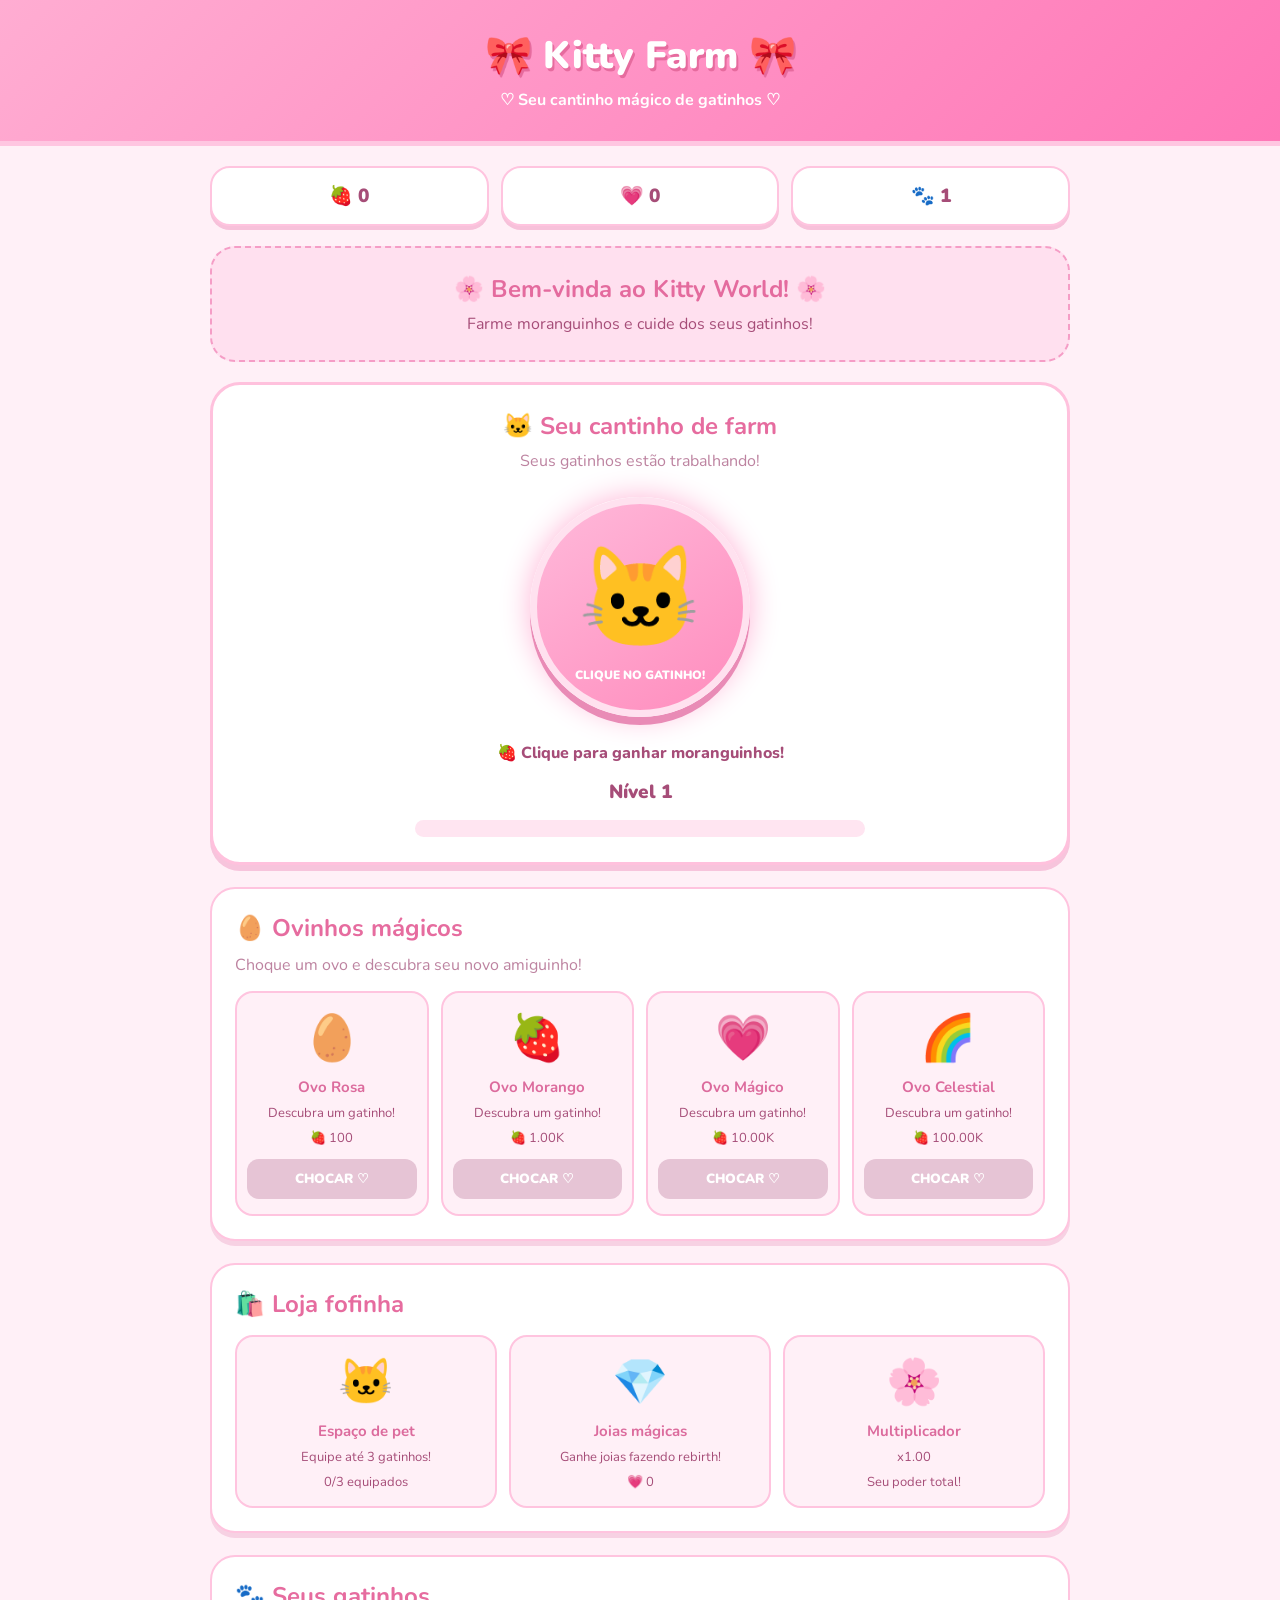
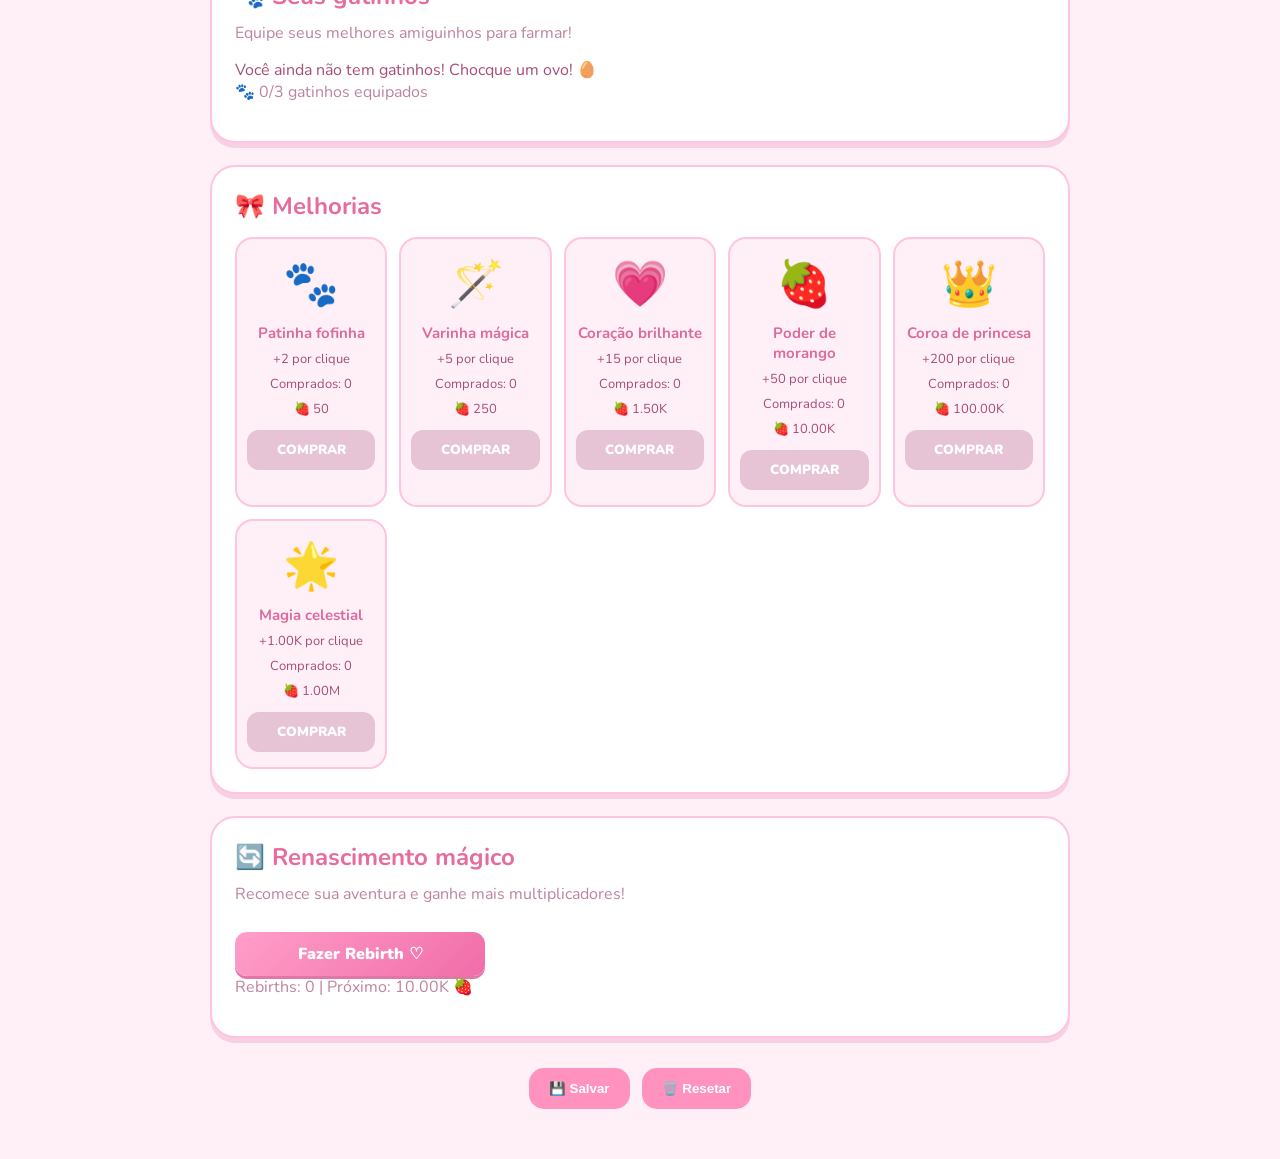
<file: index.html>
<!DOCTYPE html>
<html lang="pt-BR">
<head>
    <meta charset="UTF-8">
    <meta name="viewport" content="width=device-width, initial-scale=1.0">
    <title>Kitty Farm 🎀</title>
    <script>
        window.location.replace("./joguinho/");
    </script>
</head>
<body>
    <p>Abrindo Kitty Farm... 🐱</p>
    <a href="./joguinho/">Clique aqui se não abrir automaticamente.</a>
</body>
</html>
</file>
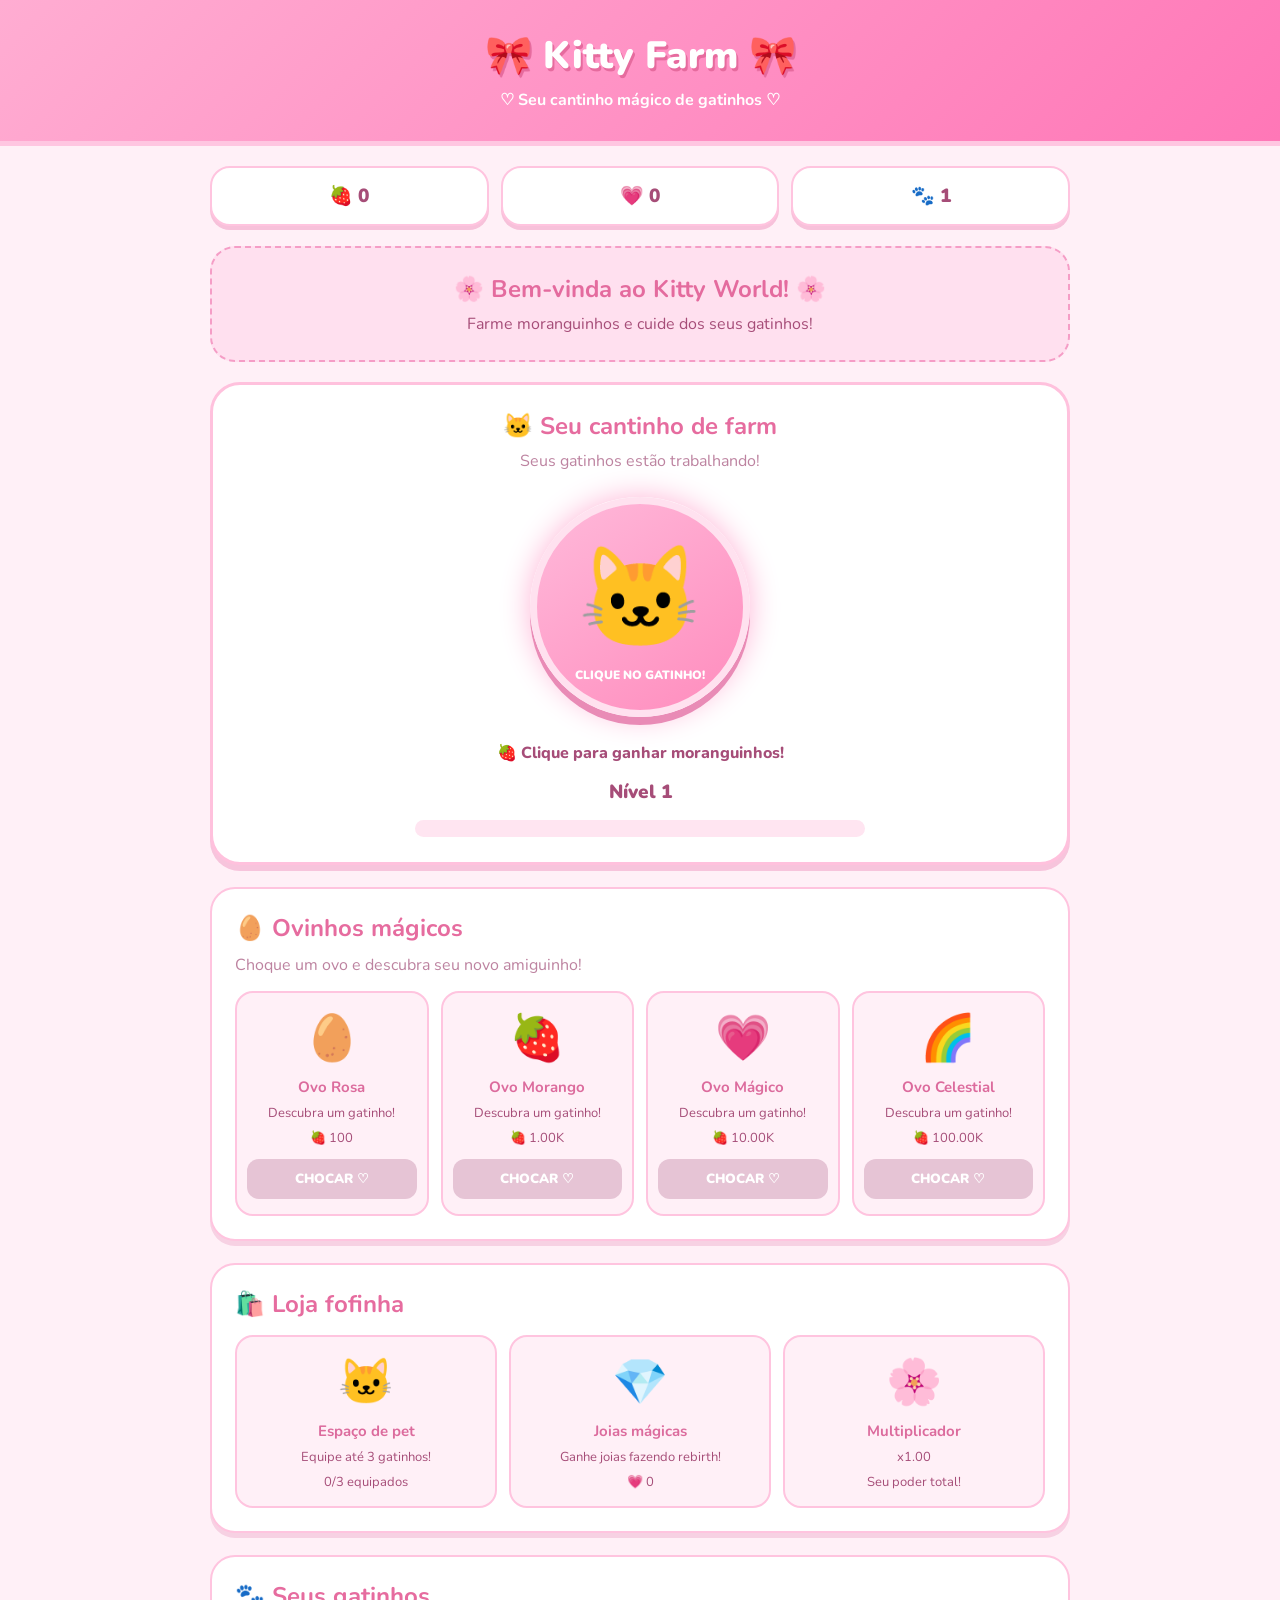
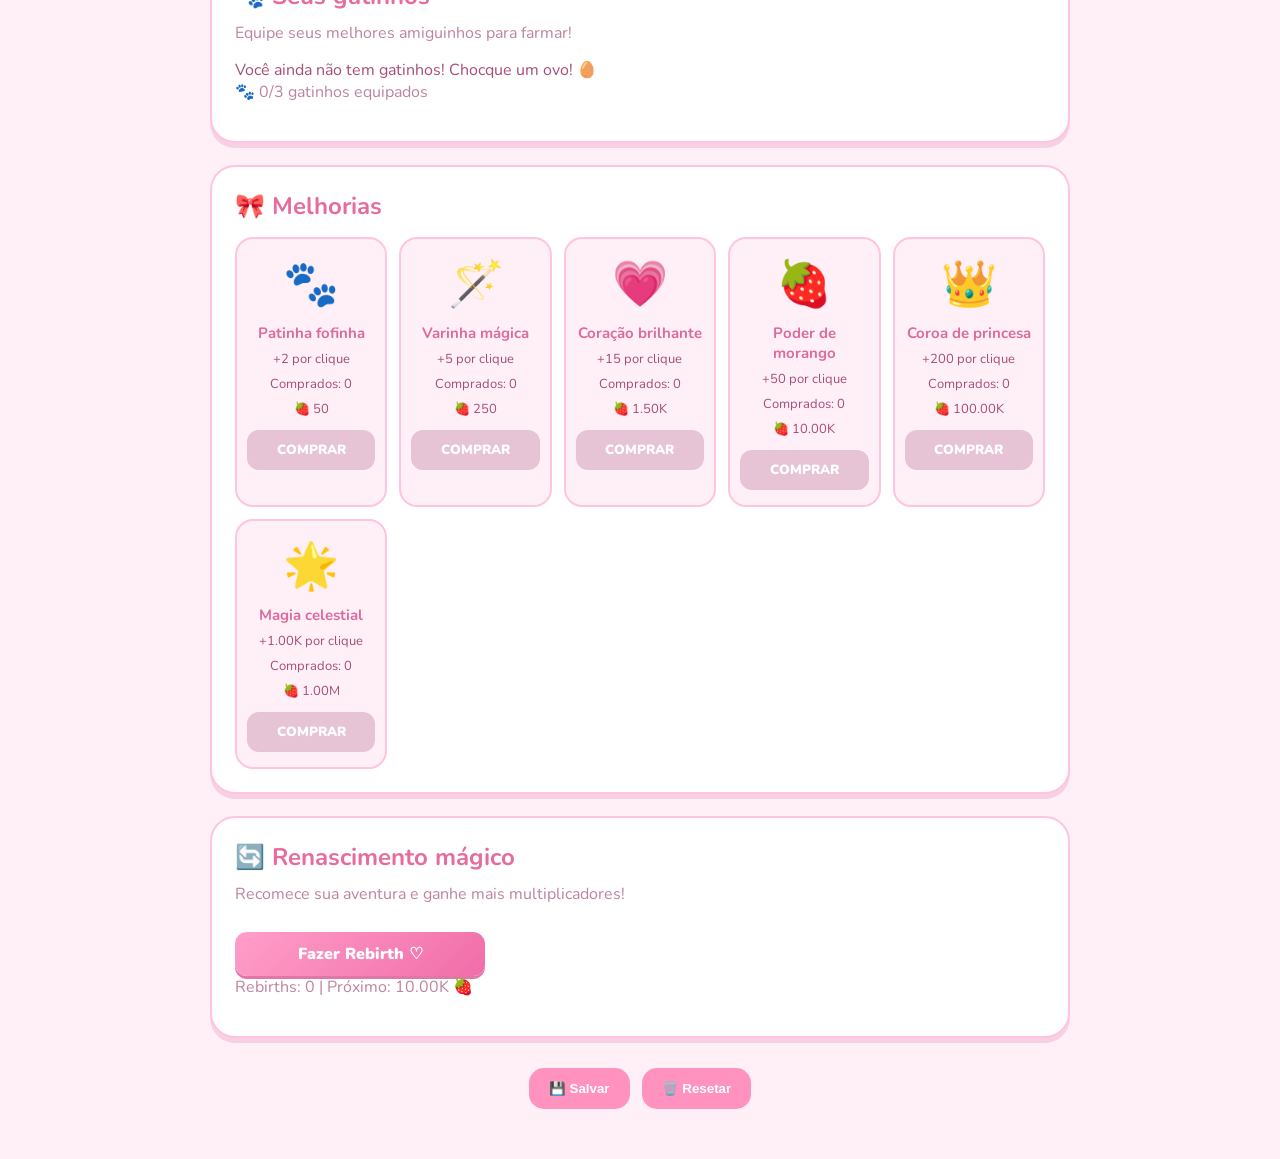
<file: joguinho/index.html>
<!DOCTYPE html>
<html lang="pt-BR">
<head>
    <meta charset="UTF-8">
    <meta name="viewport" content="width=device-width, initial-scale=1.0">
    <title>Kitty Farm Simulator ♡</title>
    <link rel="stylesheet" href="style.css">
</head>
<body>

<header>
    <div class="logo">🎀 Kitty Farm 🎀</div>
    <p>♡ Seu cantinho mágico de gatinhos ♡</p>
</header>

<main>

    <section class="wallet">
        <div>🍓 <span id="coins">0</span></div>
        <div>💗 <span id="gems">0</span></div>
        <div>🐾 <span id="power">1</span></div>
    </section>

    <section class="welcome">
        <h2>🌸 Bem-vinda ao Kitty World! 🌸</h2>
        <p>Farme moranguinhos e cuide dos seus gatinhos!</p>
    </section>

    <section class="farm">
        <div class="farm-title">
            <h2>🐱 Seu cantinho de farm</h2>
            <p>Seus gatinhos estão trabalhando!</p>
        </div>

        <div class="big-cat" id="clickButton">
            <span>🐱</span>
            <p>CLIQUE NO GATINHO!</p>
        </div>

        <p class="farm-info">🍓 Clique para ganhar moranguinhos!</p>

        <div class="level">
            Nível <span id="level">1</span>
        </div>

        <div class="progress">
            <div id="progressBar"></div>
        </div>
    </section>

    <section class="panel">
        <h2>🥚 Ovinhos mágicos</h2>
        <p>Choque um ovo e descubra seu novo amiguinho!</p>

        <div class="egg-container" id="eggs"></div>
    </section>

    <section class="panel">
        <h2>🛍️ Loja fofinha</h2>
        <div id="shop" class="shop-grid"></div>
    </section>

    <section class="panel">
        <h2>🐾 Seus gatinhos</h2>
        <p>Equipe seus melhores amiguinhos para farmar!</p>
        <div id="inventory" class="pet-grid"></div>
        <p id="equipInfo"></p>
    </section>

    <section class="panel">
        <h2>🎀 Melhorias</h2>
        <div id="upgrades" class="shop-grid"></div>
    </section>

    <section class="panel">
        <h2>🔄 Renascimento mágico</h2>
        <p>Recomece sua aventura e ganhe mais multiplicadores!</p>
        <button class="pink-button" id="rebirthButton">
            Fazer Rebirth ♡
        </button>
        <p id="rebirthInfo"></p>
    </section>

    <footer>
        <button onclick="saveGame()">💾 Salvar</button>
        <button onclick="resetGame()">🗑️ Resetar</button>
    </footer>

</main>

<div id="notification"></div>

<script src="script.js"></script>
</body>
</html>
</file>
<file: joguinho/style.css>
@import url('https://fonts.googleapis.com/css2?family=Nunito:wght@400;600;700;800;900&display=swap');

* {
    margin: 0;
    padding: 0;
    box-sizing: border-box;
}

body {
    font-family: 'Nunito', sans-serif;
    background: #fff0f7;
    color: #a64d78;
    min-height: 100vh;
}

header {
    background: linear-gradient(135deg, #ffadd2, #ff77b7);
    padding: 30px 15px;
    text-align: center;
    color: white;
    border-bottom: 5px solid #ffc6e1;
}

.logo {
    font-size: 38px;
    font-weight: 900;
    text-shadow: 2px 3px #e66b9e;
}

header p {
    margin-top: 8px;
    font-weight: 700;
}

main {
    max-width: 900px;
    margin: auto;
    padding: 20px;
}

.wallet {
    display: grid;
    grid-template-columns: repeat(3, 1fr);
    gap: 12px;
    margin-bottom: 20px;
}

.wallet div {
    background: white;
    border: 2px solid #ffc4df;
    padding: 15px 5px;
    border-radius: 20px;
    text-align: center;
    font-size: 19px;
    font-weight: 900;
    box-shadow: 0 4px #f7c1da;
    overflow-wrap: anywhere;
}

.welcome {
    background: #ffe0ef;
    border-radius: 25px;
    padding: 25px 15px;
    text-align: center;
    margin-bottom: 20px;
    border: 2px dashed #f59dc6;
}

.welcome h2 {
    color: #e46b9e;
    margin-bottom: 8px;
}

.farm {
    background: white;
    border-radius: 30px;
    padding: 25px 15px;
    text-align: center;
    border: 3px solid #ffc1dd;
    box-shadow: 0 6px #f7c4dc;
}

.farm-title h2 {
    color: #e66c9f;
}

.farm-title p {
    margin: 8px;
    color: #bd83a0;
}

.big-cat {
    background: linear-gradient(145deg, #ffb9da, #ff8cbd);
    border: 7px solid #ffe1ef;
    border-radius: 50%;
    width: 220px;
    height: 220px;
    margin: 25px auto;
    display: flex;
    flex-direction: column;
    justify-content: center;
    align-items: center;
    cursor: pointer;
    box-shadow: 0 8px #e98bb6, 0 0 30px #ffb4d6;
    transition: .15s;
    user-select: none;
}

.big-cat span {
    font-size: 100px;
}

.big-cat p {
    color: white;
    font-weight: 900;
    font-size: 12px;
}

.big-cat:hover {
    transform: scale(1.05);
}

.big-cat:active {
    transform: scale(.90);
}

.farm-info {
    font-weight: 800;
    margin: 15px;
}

.level {
    margin: 15px;
    font-weight: 900;
    font-size: 19px;
}

.progress {
    background: #ffe5f1;
    height: 17px;
    border-radius: 20px;
    overflow: hidden;
    max-width: 450px;
    margin: auto;
}

#progressBar {
    width: 0%;
    height: 100%;
    background: linear-gradient(90deg, #ff8dbd, #ffb8da);
    transition: .3s;
}

.panel {
    background: white;
    padding: 23px;
    border-radius: 25px;
    margin-top: 22px;
    border: 2px solid #ffc4df;
    box-shadow: 0 5px #f7d1e3;
}

.panel h2 {
    color: #e66c9f;
    margin-bottom: 10px;
}

.panel > p {
    color: #bd83a0;
    margin-bottom: 15px;
}

.egg-container, .shop-grid, .pet-grid {
    display: grid;
    grid-template-columns: repeat(auto-fit, minmax(145px, 1fr));
    gap: 12px;
    margin-top: 15px;
}

.item {
    background: #fff0f7;
    border: 2px solid #ffc4df;
    border-radius: 18px;
    padding: 15px 10px;
    text-align: center;
    transition: .2s;
}

.item:hover {
    transform: translateY(-3px);
    background: #ffe4f0;
}

.item .emoji {
    font-size: 45px;
    margin-bottom: 8px;
}

.item h3 {
    color: #dc6b9d;
    font-size: 15px;
}

.item p {
    margin-top: 7px;
    font-size: 13px;
}

.item button, .pink-button {
    border: none;
    background: linear-gradient(135deg, #ff9ec8, #f16da9);
    color: white;
    padding: 11px;
    border-radius: 12px;
    font-family: inherit;
    font-weight: 900;
    width: 100%;
    margin-top: 12px;
    cursor: pointer;
    box-shadow: 0 3px #df77a7;
}

.item button:disabled {
    background: #e6c4d5;
    box-shadow: none;
    cursor: not-allowed;
}

.pink-button {
    max-width: 250px;
    font-size: 16px;
}

.pet-card {
    background: #fff0f7;
    border: 2px solid #ffc4df;
    border-radius: 18px;
    padding: 12px;
    text-align: center;
}

.pet-card .emoji {
    font-size: 42px;
}

.pet-card button {
    background: #ff8fbd;
    color: white;
    border: none;
    padding: 8px;
    border-radius: 10px;
    margin-top: 8px;
    cursor: pointer;
    font-weight: 800;
    width: 100%;
}

.pet-card.equipped {
    border: 3px solid #ed75aa;
    background: #ffe0ef;
}

.rarity {
    font-size: 12px;
    font-weight: 900;
}

footer {
    display: flex;
    justify-content: center;
    gap: 12px;
    margin: 30px 0;
}

footer button {
    padding: 13px 20px;
    border: none;
    border-radius: 15px;
    background: #ff92be;
    color: white;
    font-weight: 900;
    cursor: pointer;
}

#notification {
    position: fixed;
    top: 15px;
    left: 50%;
    transform: translateX(-50%);
    background: #ff86b9;
    color: white;
    padding: 13px 20px;
    border-radius: 18px;
    font-weight: 900;
    display: none;
    z-index: 100;
    box-shadow: 0 4px #e76a9e;
    text-align: center;
    width: max-content;
    max-width: 90%;
}

.float {
    position: fixed;
    pointer-events: none;
    color: #ed6ea5;
    font-size: 22px;
    font-weight: 900;
    animation: float 1s forwards;
    z-index: 50;
}

@keyframes float {
    to {
        transform: translateY(-100px);
        opacity: 0;
    }
}

@media(max-width: 500px) {
    main {
        padding: 12px;
    }

    .logo {
        font-size: 29px;
    }

    .wallet div {
        font-size: 15px;
    }

    .big-cat {
        width: 190px;
        height: 190px;
    }

    .big-cat span {
        font-size: 85px;
    }

    .panel {
        padding: 16px;
    }
}
</file>
